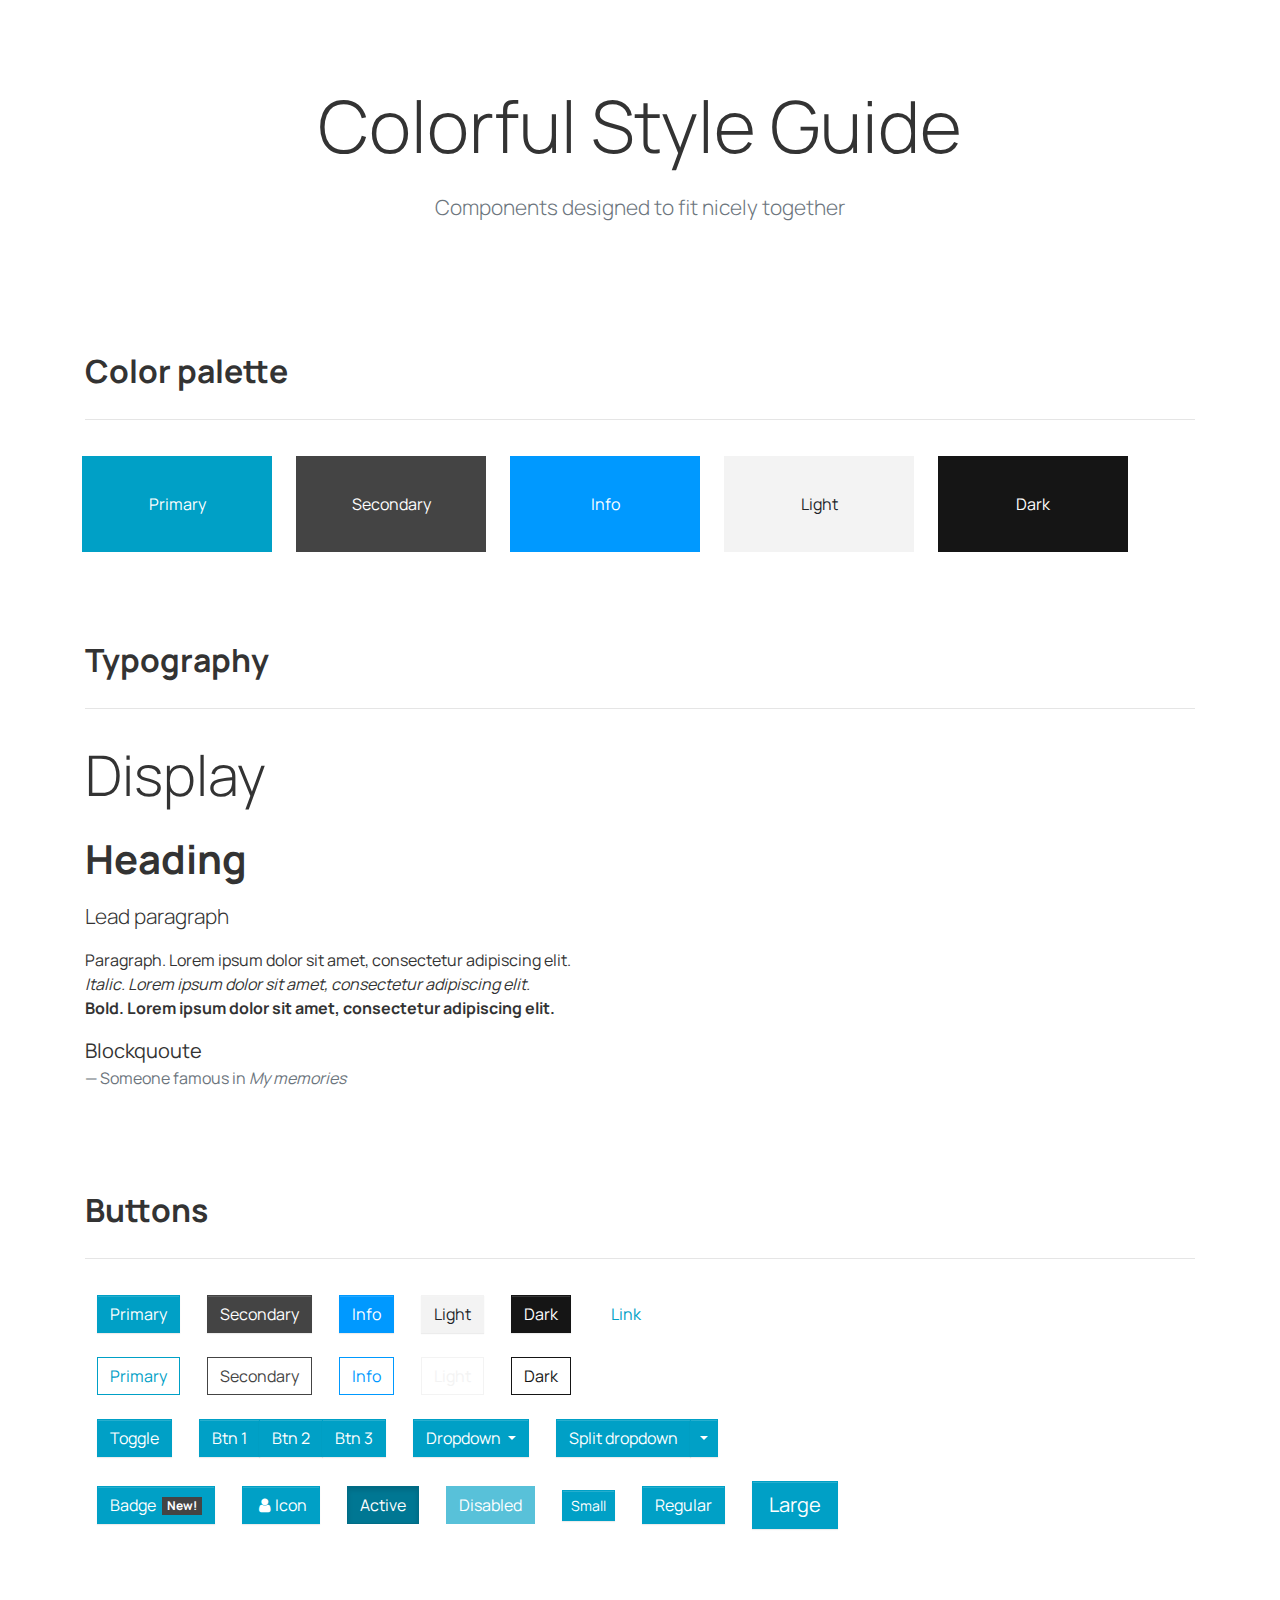
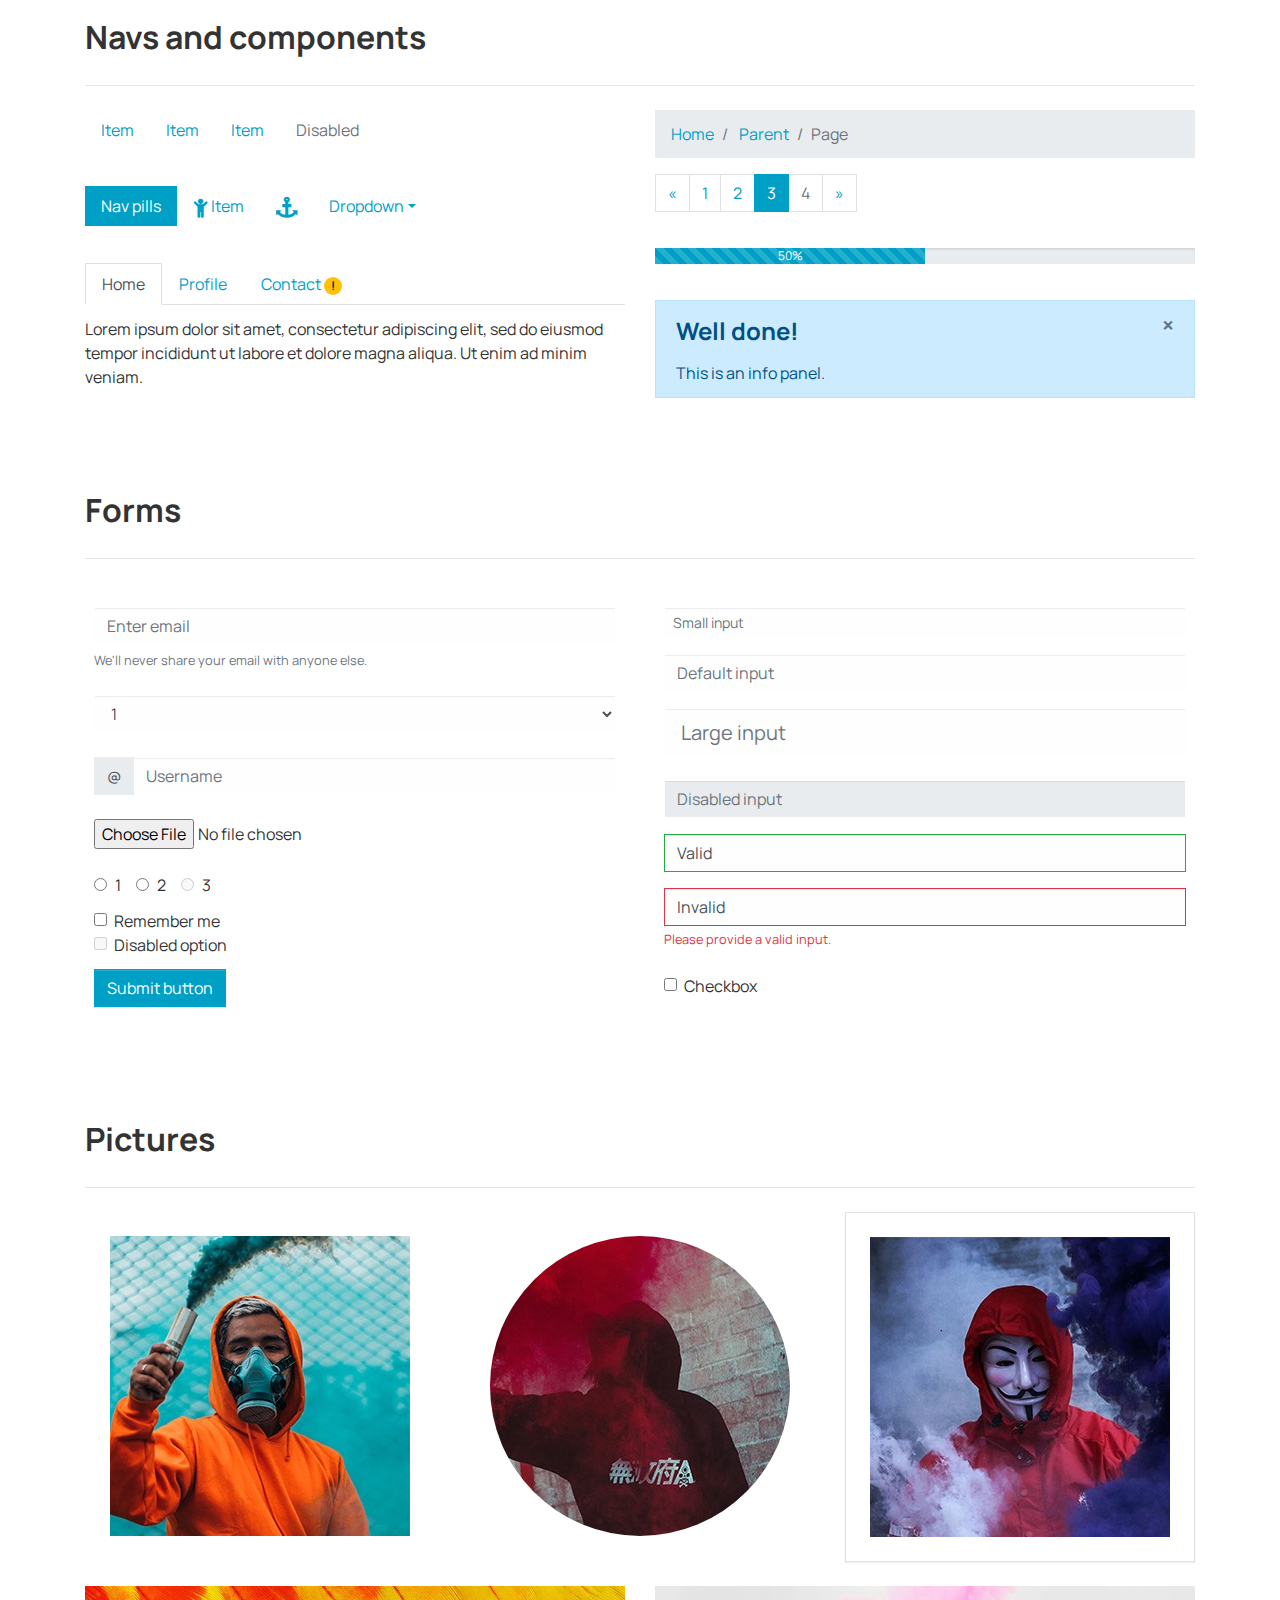
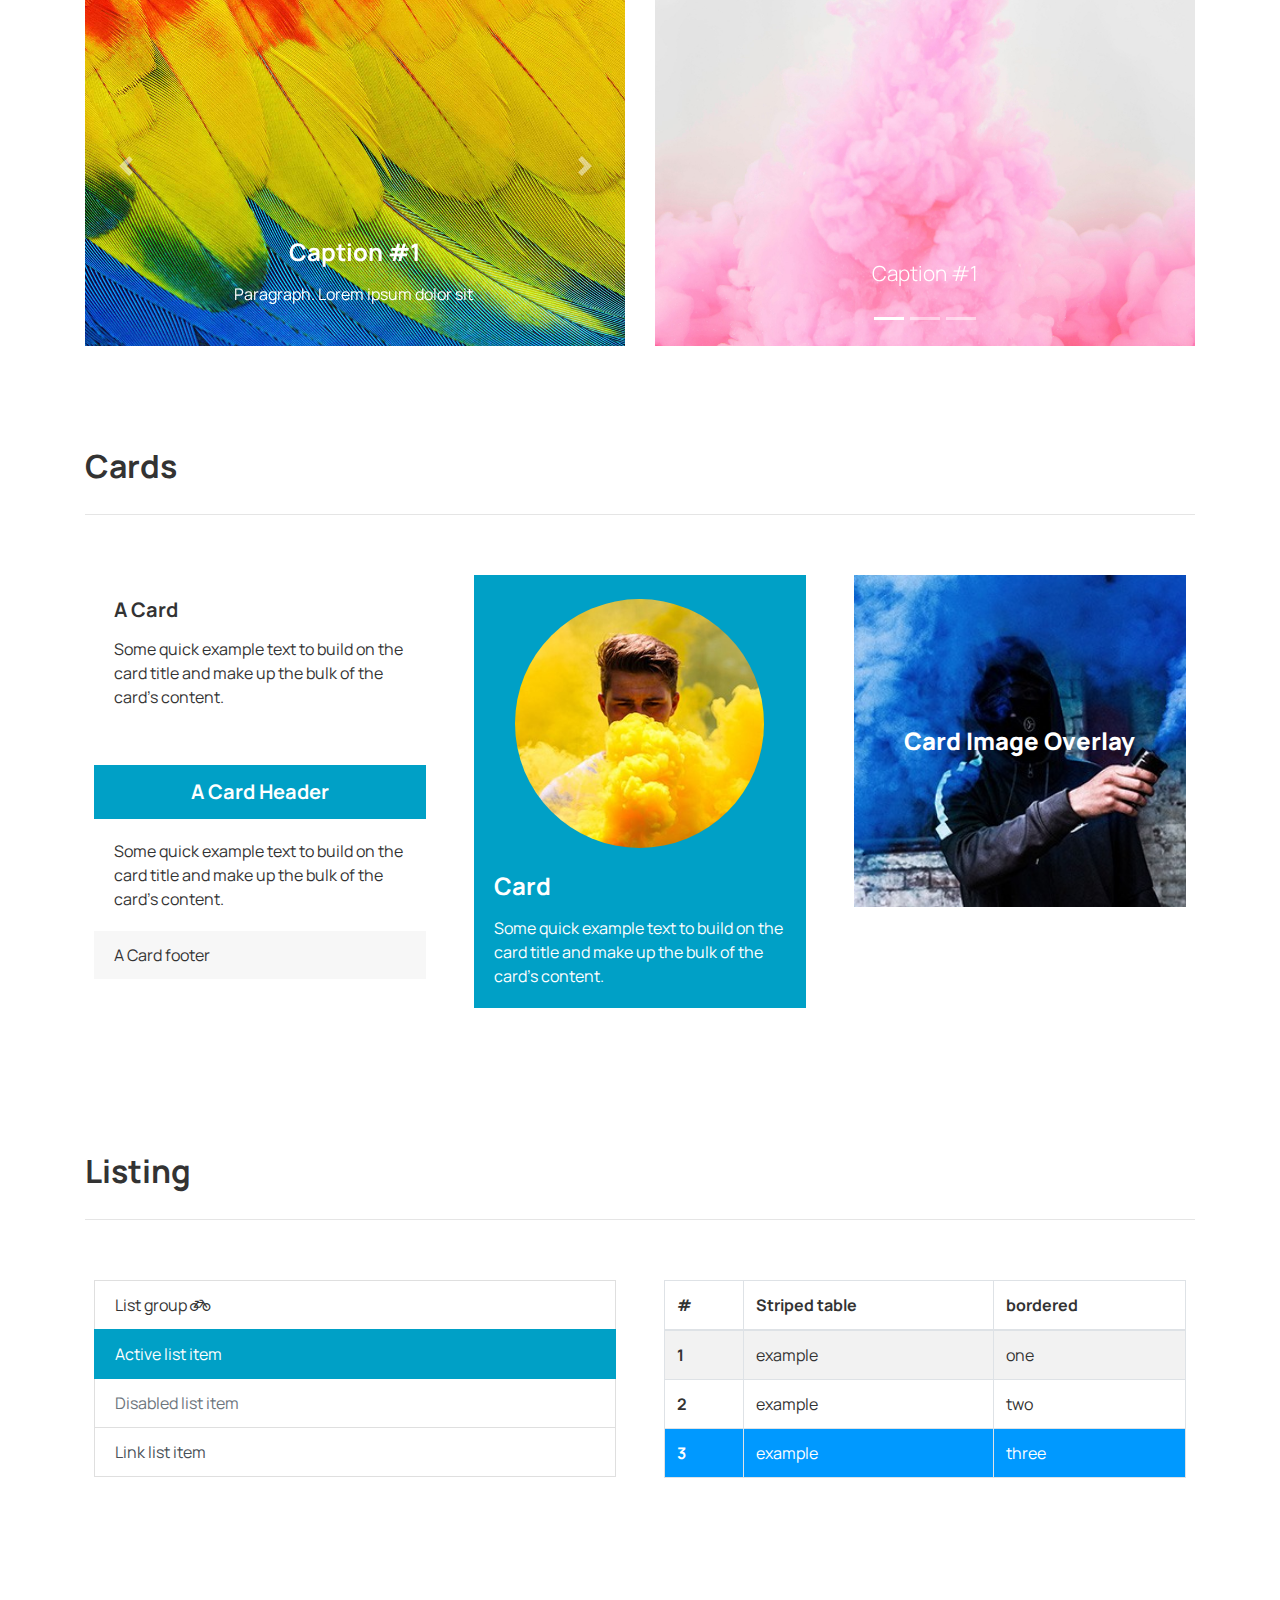
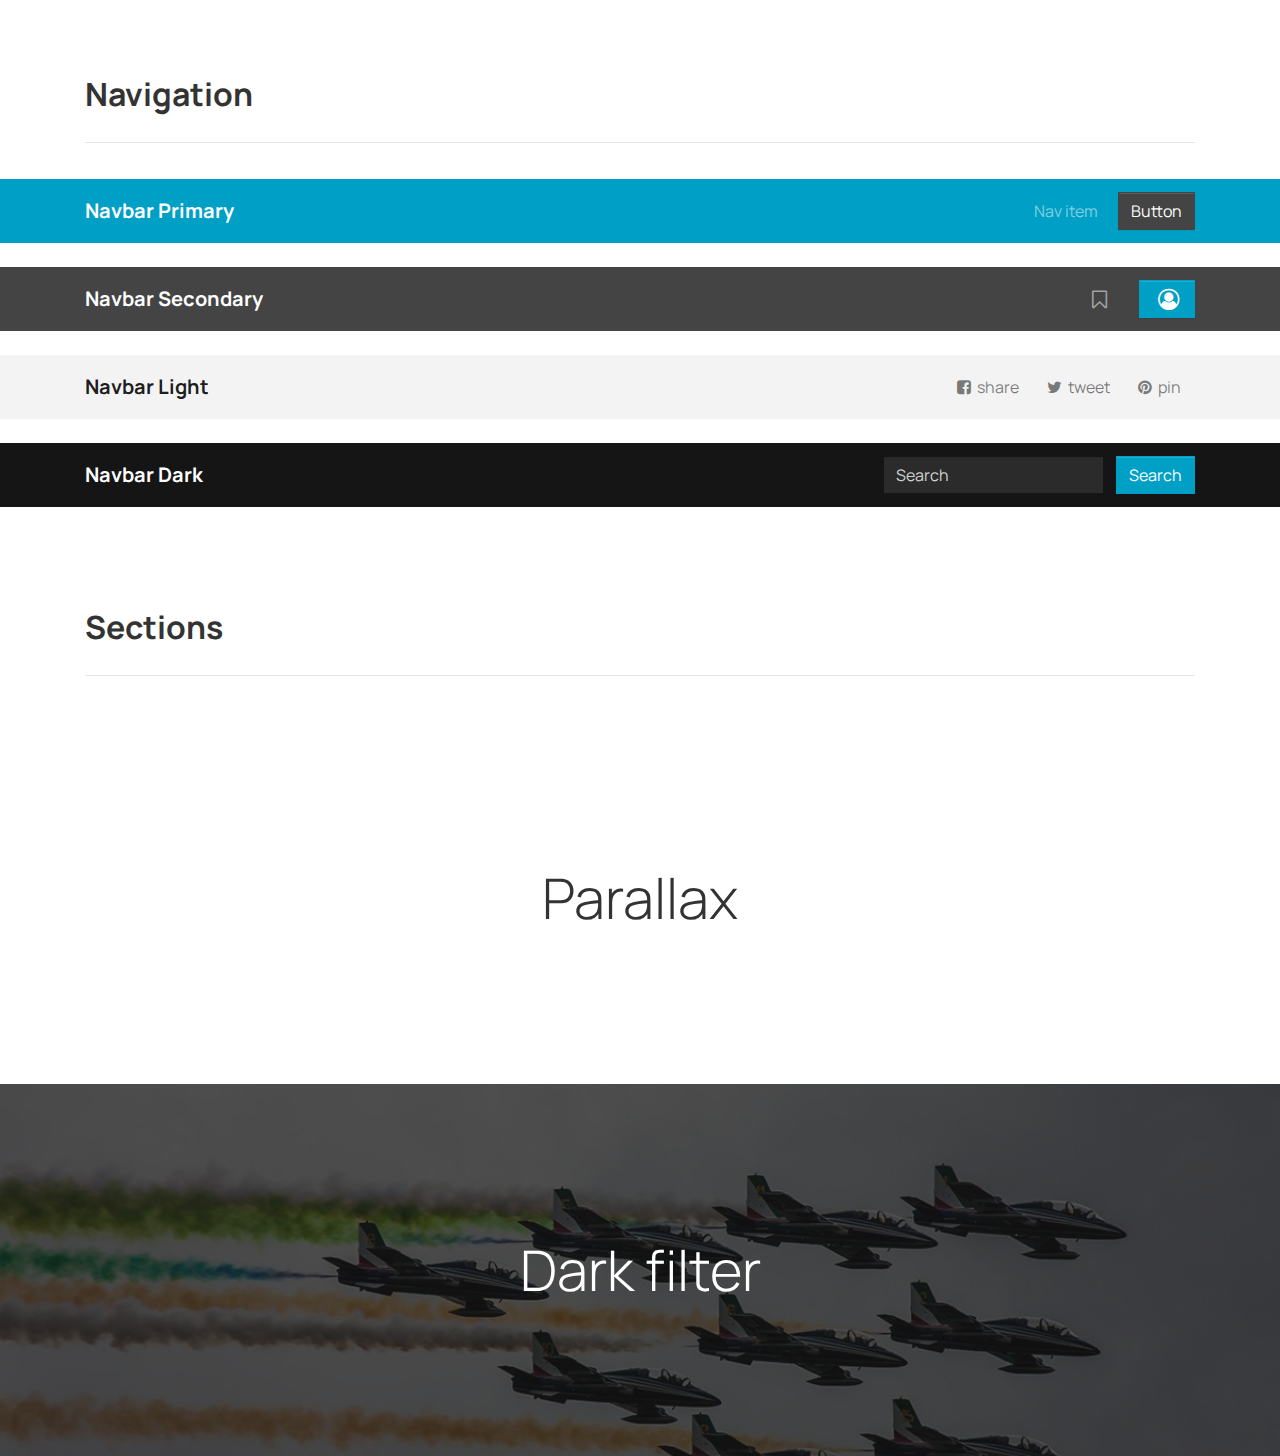
<file: styleguide.html>
<!DOCTYPE html>
<html>

<head>
  <meta charset="utf-8">
  <meta name="viewport" content="width=device-width, initial-scale=1">
  <!-- PAGE settings -->
  <link rel="icon" href="https://templates.pingendo.com/assets/Pingendo_favicon.ico">
  <title>Styleguide</title>
  <meta name="author" content="Pingendo">
  <!-- CSS dependencies -->
  <link rel="stylesheet" href="https://cdnjs.cloudflare.com/ajax/libs/font-awesome/4.7.0/css/font-awesome.min.css" type="text/css">
  <link rel="stylesheet" href="colorful.css" type="text/css"> </head>

<body>
  <div class="py-5 text-center">
    <div class="container">
      <div class="row">
        <div class="col-12">
          <h1 class="display-3 text-capitalize">colorful style guide</h1>
          <p class="lead text-muted">Components designed to fit nicely together </p>
        </div>
      </div>
    </div>
  </div>
  <div class="py-4">
    <div class="container">
      <div class="row">
        <div class="col-12">
          <h2>Color palette</h2>
          <hr>
          <div class="row text-center">
            <div class="col-md-2 bg-primary m-2">
              <p class="m-0 p-4">Primary</p>
            </div>
            <div class="col-md-2 bg-secondary m-2">
              <p class="m-0 p-4">Secondary</p>
            </div>
            <div class="col-md-2 bg-info m-2">
              <p class="m-0 p-4">Info</p>
            </div>
            <div class="col-md-2 bg-light m-2">
              <p class="m-0 p-4">Light</p>
            </div>
            <div class="col-md-2 bg-dark m-2">
              <p class="m-0 p-4">Dark</p>
            </div>
          </div>
        </div>
      </div>
    </div>
  </div>
  <div class="py-4">
    <div class="container">
      <div class="row">
        <div class="col-12">
          <h2>Typography</h2>
          <hr>
          <h1 class="display-4"> Display </h1>
          <h1>Heading</h1>
          <p class="lead">Lead paragraph </p>
          <p>Paragraph. Lorem ipsum dolor sit amet, consectetur adipiscing elit. <br><i>Italic. Lorem ipsum dolor sit amet, consectetur adipiscing elit.</i> <br><b>Bold. Lorem ipsum dolor sit amet, consectetur adipiscing elit.</b></p>
          <div class="blockquote">
            <p class="mb-0">Blockquoute</p>
            <div class="blockquote-footer">Someone famous in <cite>My memories</cite></div>
          </div>
        </div>
      </div>
    </div>
  </div>
  <div class="py-4">
    <div class="container">
      <div class="row">
        <div class="col-12">
          <h2>Buttons</h2>
          <hr> </div>
      </div>
      <div class="row">
        <div class="col-12"> <a class="btn btn-primary m-2" href="#">Primary</a> <a class="btn btn-secondary m-2" href="#">Secondary</a> <a class="btn btn-info m-2" href="#">Info</a> <a class="btn btn-light m-2" href="#">Light</a> <a class="btn btn-dark m-2" href="#">Dark</a>          <a class="btn btn-link m-2" href="#">Link</a> </div>
      </div>
      <div class="row">
        <div class="col-12"> <a class="btn btn-outline-primary m-2" href="#">Primary</a> <a class="btn btn-outline-secondary m-2" href="#">Secondary</a> <a class="btn btn-outline-info m-2" href="#">Info</a> <a class="btn btn-outline-light m-2" href="#">Light</a> <a class="btn btn-outline-dark m-2"
            href="#">Dark</a> </div>
      </div>
      <div class="row">
        <div class="col-12"> <a class="btn btn-primary m-2" href="" aria-pressed="false" autocomplete="off" data-toggle="button">Toggle</a>
          <div class="btn-group m-2"> <a href="#" class="btn btn-primary">Btn 1</a> <a href="#" class="btn btn-primary">Btn 2</a> <a href="#" class="btn btn-primary">Btn 3</a> </div>
          <div class="btn-group m-2"> <button class="btn btn-primary dropdown-toggle" data-toggle="dropdown">Dropdown </button>
            <div class="dropdown-menu">
              <h6 class="dropdown-header">Dropdown header</h6> <a class="dropdown-item" href="#">Option 1</a> <a class="dropdown-item" href="#">Option 2</a> <a class="dropdown-item disabled" href="#">Disabled option</a>
              <div class="dropdown-divider"></div> <a class="dropdown-item" href="#">Separated link</a> </div>
          </div>
          <div class="btn-group m-2"> <button type="button" class="btn btn-primary" href="#">Split dropdown</button> <button type="button" class="btn dropdown-toggle dropdown-toggle-split btn-primary" data-toggle="dropdown" aria-expanded="false" aria-haspopup="true"></button>
            <div
              class="dropdown-menu"> <a class="dropdown-item" href="#">Action</a> <a class="dropdown-item" href="#">Another action</a> <a class="dropdown-item" href="#">Something else here</a>
              <div class="dropdown-divider"></div> <a class="dropdown-item" href="#">Separated link</a> </div>
        </div>
      </div>
    </div>
    <div class="row">
      <div class="col-12"> <a class="btn btn-primary m-2" href="">Badge<span class="badge badge-secondary ml-1">New!</span></a> <a class="btn btn-primary m-2" href="#"><i class="fa fa-user fa-fw"></i>Icon</a> <a class="btn active btn-primary m-2" href="">Active</a> <a class="btn disabled btn-primary m-2"
          href="">Disabled</a> <a class="btn btn-sm btn-primary m-2" href="">Small</a> <a class="btn btn-primary m-2" href="">Regular</a> <a class="btn btn-lg btn-primary m-2" href="">Large</a> </div>
    </div>
  </div>
  </div>
  <div class="py-4">
    <div class="container">
      <div class="row">
        <div class="col-12">
          <h2>Navs and components</h2>
          <hr> </div>
      </div>
      <div class="row">
        <div class="col-md-6">
          <ul class="nav">
            <li class="nav-item"> <a class="nav-link" href="#">Item</a> </li>
            <li class="nav-item"> <a class="nav-link" href="#">Item</a> </li>
            <li class="nav-item"> <a href="#" class="nav-link">Item</a> </li>
            <li class="nav-item"> <a class="nav-link disabled" href="#">Disabled</a> </li>
          </ul>
          <ul class="nav nav-pills my-4">
            <li class="nav-item"> <a href="#" class="nav-link active">Nav pills</a> </li>
            <li class="nav-item"> <a class="nav-link" href="#"><i class="fa fa-lg fa-child"></i> Item</a> </li>
            <li class="nav-item"> <a class="nav-link" href="#"><i class="fa fa-lg fa-anchor mt-1"></i></a> </li>
            <li class="nav-item dropdown"> <a class="nav-link dropdown-toggle" data-toggle="dropdown" href="#" role="button" aria-haspopup="true" aria-expanded="false">Dropdown</a>
              <div class="dropdown-menu"> <a class="dropdown-item" href="#">Option 1</a> <a class="dropdown-item" href="#">Option 2</a>
                <div class="dropdown-divider"></div> <a class="dropdown-item" href="#">Separated link</a> </div>
            </li>
          </ul>
          <ul class="nav nav-tabs">
            <li class="nav-item"> <a href="#home" class="nav-link active" aria-controls="home" aria-selected="true" data-toggle="tab" id="home-tab" role="tab">Home</a> </li>
            <li class="nav-item"> <a class="nav-link" href="#profile" aria-controls="profile" aria-selected="false" data-toggle="tab" id="profile-tab" role="tab">Profile</a> </li>
            <li class="nav-item"> <a href="#contact" class="nav-link" aria-controls="contact" aria-selected="false" data-toggle="tab" id="contact-tab" role="tab">Contact <span class="badge badge-pill badge-warning">!</span></a> </li>
          </ul>
          <div class="tab-content my-2" id="myTabContent">
            <div class="tab-pane fade show active" id="home" role="tabpanel" aria-labelledby="home-tab">Lorem ipsum dolor sit amet, consectetur adipiscing elit, sed do eiusmod tempor incididunt ut labore et dolore magna aliqua. Ut enim ad minim veniam.</div>
            <div class="tab-pane fade" id="profile" role="tabpanel" aria-labelledby="profile-tab">Quis nostrud exercitation ullamco laboris nisi ut aliquip ex ea commodo consequat. Duis aute irure dolor in reprehenderit in voluptate velit esse cillum dolore eu fugiat nulla pariatur.</div>
            <div class="tab-pane fade" id="contact" role="tabpanel"
              aria-labelledby="contact-tab">Excepteur sint occaecat cupidatat non proident, sunt in culpa qui officia deserunt mollit anim id est laborum. Consectetur adipiscing elit, sed do eiusmod tempor incididunt. </div>
          </div>
        </div>
        <div class="col-md-6">
          <ul class="breadcrumb">
            <li class="breadcrumb-item"> <a href="#">Home</a> </li>
            <li class="breadcrumb-item"> <a href="#">Parent</a> </li>
            <li class="breadcrumb-item active">Page</li>
          </ul>
          <ul class="pagination">
            <li class="page-item"> <a class="page-link" href="#" aria-label="Previous"> <span aria-hidden="true">«</span> <span class="sr-only">Previous</span> </a> </li>
            <li class="page-item"> <a class="page-link" href="#">1</a> </li>
            <li class="page-item"> <a class="page-link" href="#">2</a> </li>
            <li class="page-item active"> <a class="page-link" href="#">3</a> </li>
            <li class="page-item disabled"> <a class="page-link" href="#">4</a> </li>
            <li class="page-item"> <a class="page-link" href="#" aria-label="Next"> <span aria-hidden="true">»</span> <span class="sr-only">Next</span> </a> </li>
          </ul>
          <div class="progress my-4">
            <div class="progress-bar progress-bar-striped" role="progressbar" style="width: 50%" aria-valuenow="50" aria-valuemin="0" aria-valuemax="100">50%</div>
          </div>
          <div class="alert alert-info" role="alert"> <button type="button" class="close" data-dismiss="alert" aria-label="Close">×</button>
            <h4 class="alert-heading">Well done! </h4>
            <p class="mb-0">This is an info panel.</p>
          </div>
        </div>
      </div>
    </div>
  </div>
  <div class="py-4">
    <div class="container">
      <div class="row">
        <div class="col-12">
          <h2>Forms</h2>
          <hr> </div>
      </div>
      <div class="row">
        <div class="col-md-6 p-3">
          <form method="post" action="">
            <div class="form-group mb-1"> <input type="email" name="email" class="form-control" placeholder="Enter email"> </div> <small id="emailHelp" class="form-text text-muted">We'll never share your email with anyone else.</small>
            <div class="form-group my-3"><select class="form-control"><option value="1">1</option><option value="2">2</option><option value="3">3</option></select></div>
            <div class="form-group my-3">
              <div class="input-group">
                <div class="input-group-prepend"><span class="input-group-text" id="basic-addon1">@</span></div> <input type="text" class="form-control" id="inlineFormInputGroup" placeholder="Username"> </div>
            </div>
            <div class="form-group my-3"> <input type="file" class="form-control-file" id="exampleFormControlFile1"> </div>
            <div class="form-check form-check-inline"> <label class="form-check-label">
                <input class="form-check-input" type="radio" value="option1" id="inlineRadio1" name="inlineRadioOptions"> 1
              </label> </div>
            <div class="form-check form-check-inline"> <label class="form-check-label">
                <input class="form-check-input" type="radio" value="option2" id="inlineRadio2" name="inlineRadioOptions"> 2
              </label> </div>
            <div class="form-check form-check-inline disabled"> <label class="form-check-label">
                <input class="form-check-input" type="radio" name="inlineRadioOptions" id="inlineRadio3" value="option3" disabled=""> 3
              </label> </div>
            <div class="form-check mt-2"> <input class="form-check-input" type="checkbox" id="exampleCheck1" value="on"><label class="form-check-label" for="exampleCheck1">Remember me</label></div>
            <div class="form-check disabled"> <label class="form-check-label"> <input class="form-check-input" type="checkbox" value="" disabled=""> Disabled option </label> </div> <button type="submit" class="btn btn-primary my-2">Submit button</button> </form>
        </div>
        <div class="col-md-6 p-3">
          <form class="" method="post" action="">
            <div class="form-group"> <input type="email" class="form-control form-control-sm" placeholder="Small input" name="email"> </div>
            <div class="form-group"> <input type="email" class="form-control" name="email" placeholder="Default input"> </div>
            <div class="form-group"> <input type="text" class="form-control form-control-lg" placeholder="Large input"> </div>
          </form>
          <form class="my-3" method="post" action="">
            <div class="form-group"> <input type="text" class="form-control" placeholder="Disabled input" id="disabledTextInput" disabled=""> </div>
            <div class="form-group"> <input type="text" class="form-control is-valid" placeholder="First name" id="validationServer01" required="" value="Valid"> </div>
            <div class="form-group"> <input type="text" class="form-control is-invalid" placeholder="First name" id="validationServer01" required="" value="Invalid">
              <div class="invalid-feedback">Please provide a valid input.</div>
            </div>
          </form>
          <form>
            <div class="form-group">
              <div class="form-check"> <input class="form-check-input" type="checkbox" id="exampleCheck1" value="on"><label class="form-check-label" for="exampleCheck1">Checkbox</label></div>
            </div>
          </form>
        </div>
      </div>
    </div>
  </div>
  <div class="py-4">
    <div class="container">
      <div class="row">
        <div class="col-md-12">
          <h2>Pictures</h2>
          <hr> </div>
      </div>
      <div class="row text-center">
        <div class="col-md-4"> <img class="img-fluid p-3" src="assets/styleguide/people_1.jpg" alt="Card image"> </div>
        <div class="col-md-4"> <img class="img-fluid rounded-circle p-3" src="assets/styleguide/people_2.jpg" alt="Card image"> </div>
        <div class="col-md-4"> <img class="img-fluid img-thumbnail p-3" src="assets/styleguide/people_3.jpg" alt="Card image"> </div>
      </div>
      <div class="row">
        <div class="col-md-6">
          <div class="carousel slide my-3" data-ride="carousel" id="carousel-1">
            <div class="carousel-inner" role="listbox">
              <div class="carousel-item active"> <img class="d-block img-fluid" src="assets/styleguide/cover_2.jpg" data-holder-rendered="true">
                <div class="carousel-caption">
                  <h4>Caption #1</h4>
                  <p class="mb-0">Paragraph. Lorem ipsum dolor sit&nbsp;</p>
                </div>
              </div>
              <div class="carousel-item"> <img class="d-block img-fluid" src="assets/styleguide/cover_3.jpg" data-holder-rendered="true">
                <div class="carousel-caption">
                  <h4>Caption #2</h4>
                  <p class="mb-0">Paragraph. Lorem ipsum dolor sit&nbsp;</p>
                </div>
              </div>
            </div> <a class="carousel-control-prev" role="#carousel-1" data-slide="prev" href="#carousel-1"> <span class="carousel-control-prev-icon" aria-hidden="true"></span> <span class="sr-only">Previous</span> </a> <a class="carousel-control-next" role="button"
              data-slide="next" href="#carousel-1"> <span class="carousel-control-next-icon" aria-hidden="true"></span> <span class="sr-only">Next</span> </a> </div>
        </div>
        <div class="col-md-6">
          <div class="carousel slide my-3" data-ride="carousel" id="carousel-2" data-interval="5000">
            <ol class="carousel-indicators">
              <li data-target="#carousel-2" data-slide-to="0" class="active">&nbsp;</li>
              <li data-target="#carousel-2" data-slide-to="1">&nbsp;</li>
              <li data-target="#carousel-2" data-slide-to="2">&nbsp;</li>
            </ol>
            <div class="carousel-inner" role="listbox">
              <div class="carousel-item active"> <img class="d-block img-fluid" src="assets/styleguide/cover_1.jpg" data-holder-rendered="true">
                <div class="carousel-caption">
                  <p class="lead">Caption #1</p>
                </div>
              </div>
              <div class="carousel-item"> <img class="d-block img-fluid" src="assets/styleguide/cover_4.jpg" data-holder-rendered="true">
                <div class="carousel-caption">
                  <p class="lead">Caption #2</p>
                </div>
              </div>
            </div>
          </div>
        </div>
      </div>
    </div>
  </div>
  <div class="py-4">
    <div class="container">
      <div class="row">
        <div class="col-12">
          <h2>Cards</h2>
          <hr class="mb-4"> </div>
      </div>
      <div class="row">
        <div class="col-md-4 p-3">
          <div class="card">
            <div class="card-body">
              <h5>A Card</h5>
              <p class="card-text">Some quick example text to build on the card title and make up the bulk of the card's content.</p>
            </div>
          </div>
          <div class="card my-4">
            <div class="card-header bg-primary">
              <h5 class="mb-0 text-center">A Card Header</h5>
            </div>
            <div class="card-body">
              <p class="card-text">Some quick example text to build on the card title and make up the bulk of the card's content.</p>
            </div>
            <div class="card-footer">A Card footer</div>
          </div>
        </div>
        <div class="col-md-4 p-3">
          <div class="bg-primary card"> <img class="img-fluid rounded-circle w-75 mx-auto mt-3" src="assets/styleguide/people_5.jpg" alt="Card image">
            <div class="card-body">
              <h4 class="card-title">Card</h4>
              <p class="card-text">Some quick example text to build on the card title and make up the bulk of the card's content.</p>
            </div>
          </div>
        </div>
        <div class="col-md-4 p-3">
          <div class="card">
            <div class="card-img-overlay align-items-center d-flex">
              <h4 class="w-100 text-center mb-0 text-white"><b>Card Image Overlay</b></h4>
            </div> <img class="img-fluid w-100 rounded" src="assets/styleguide/people_6.jpg" alt="Card image"> </div>
        </div>
      </div>
    </div>
  </div>
  <div class="py-5">
    <div class="container">
      <div class="row">
        <div class="col-12">
          <h2>Listing</h2>
          <hr class="mb-4"> </div>
      </div>
      <div class="row">
        <div class="col-md-6 p-3">
          <ul class="list-group">
            <li class="list-group-item">List group <i class="fa fa-fw fa-bicycle"></i> </li>
            <li class="list-group-item active"> Active list item</li>
            <li class="list-group-item disabled">Disabled list item</li> <a href="#" class="list-group-item list-group-item-action">Link list item</a> </ul>
        </div>
        <div class="col-md-6 p-3">
          <table class="table table-hover table-striped table-bordered">
            <thead class="thead-inverse">
              <tr>
                <th scope="col">#</th>
                <th scope="col">Striped table</th>
                <th scope="col">bordered</th>
              </tr>
            </thead>
            <tbody>
              <tr>
                <th scope="row">1</th>
                <td>example</td>
                <td>one</td>
              </tr>
              <tr>
                <th scope="row">2</th>
                <td>example</td>
                <td>two</td>
              </tr>
              <tr class="bg-info">
                <th scope="row">3</th>
                <td>example</td>
                <td>three</td>
              </tr>
            </tbody>
          </table>
        </div>
      </div>
    </div>
  </div>
  <div class="pt-5">
    <div class="container">
      <div class="row">
        <div class="col-12">
          <h2>Navigation</h2>
          <hr class="mb-4"> </div>
      </div>
    </div>
  </div>
  <nav class="navbar navbar-expand-md navbar-dark bg-primary">
    <div class="container"> <a class="navbar-brand" href="#"><b>Navbar Primary&nbsp;</b></a> <button class="navbar-toggler navbar-toggler-right" type="button" data-toggle="collapse" data-target="#navbarPrimarySupportedContent" aria-controls="navbar2SupportedContent" aria-expanded="false"
        aria-label="Toggle navigation">
      <span class="navbar-toggler-icon"></span> </button>
      <div class="collapse navbar-collapse text-center justify-content-end" id="navbarPrimarySupportedContent">
        <ul class="navbar-nav">
          <li class="nav-item"> <a class="nav-link" href="#"> Nav item</a> </li>
        </ul> <a class="btn navbar-btn ml-2 btn-secondary" href="#"> Button</a> </div>
    </div>
  </nav>
  <nav class="navbar navbar-expand-md navbar-dark bg-secondary my-3">
    <div class="container"> <a class="navbar-brand" href="#"><b>Navbar Secondary</b></a> <button class="navbar-toggler navbar-toggler-right" type="button" data-toggle="collapse" data-target="#navbarSecondarySupportedContent" aria-controls="navbar2SupportedContent" aria-expanded="false"
        aria-label="Toggle navigation">
      <span class="navbar-toggler-icon"></span> </button>
      <div class="collapse navbar-collapse text-center justify-content-end" id="navbarSecondarySupportedContent">
        <ul class="navbar-nav">
          <li class="nav-item mx-2"> <a class="nav-link" href="#"><i class="fa d-inline fa-lg fa-bookmark-o"></i></a> </li>
        </ul> <a class="btn navbar-btn ml-2 text-white btn-primary" href="#"><i class="fa d-inline fa-lg fa-user-circle-o ml-1"></i>&nbsp;</a> </div>
    </div>
  </nav>
  <nav class="navbar navbar-expand-md my-3 navbar-light bg-light">
    <div class="container"> <a class="navbar-brand" href="#"><b>Navbar Light</b></a> <button class="navbar-toggler navbar-toggler-right" type="button" data-toggle="collapse" data-target="#navbarLightSupportedContent" aria-controls="navbar2SupportedContent" aria-expanded="false"
        aria-label="Toggle navigation">
      <span class="navbar-toggler-icon"></span> </button>
      <div class="collapse navbar-collapse text-center justify-content-end" id="navbarLightSupportedContent">
        <ul class="navbar-nav">
          <li class="nav-item mx-1"> <a class="nav-link" href="#"><i class="fa d-inline fa-facebook-square"></i>&nbsp; share</a> </li>
          <li class="nav-item mx-1"> <a class="nav-link" href="#"><i class="fa d-inline fa-twitter"></i>&nbsp; tweet</a> </li>
          <li class="nav-item mx-1"> <a class="nav-link" href="#"><i class="fa d-inline fa-pinterest"></i>&nbsp; pin</a> </li>
        </ul>
      </div>
    </div>
  </nav>
  <nav class="navbar navbar-expand-md my-3 navbar-dark bg-dark">
    <div class="container"> <a class="navbar-brand" href="#"><b>Navbar Dark</b></a> <button class="navbar-toggler navbar-toggler-right" type="button" data-toggle="collapse" data-target="#navbarDarkSupportedContent" aria-controls="navbar2SupportedContent" aria-expanded="false"
        aria-label="Toggle navigation">
      <span class="navbar-toggler-icon"></span> </button>
      <div class="collapse navbar-collapse text-center justify-content-end" id="navbarDarkSupportedContent">
        <ul class="navbar-nav"></ul>
        <form class="form-inline my-2 my-lg-0"> <input class="form-control mr-sm-2" type="text" placeholder="Search"> <button class="btn my-2 my-sm-0 btn-primary" type="submit">Search</button> </form>
      </div>
    </div>
  </nav>
  <div class="pt-5">
    <div class="container">
      <div class="row">
        <div class="col-md-12">
          <h2>Sections</h2>
          <hr class="mb-4"> </div>
      </div>
    </div>
  </div> 
  <div class="py-5 text-center section-aquamarine bg-fixed" style="background-image: url(&quot;assets/styleguide/cover_1.jpg&quot;);">
    <div class="container py-5">
      <div class="row">
        <div class="col-md-12">
          <h1 class="display-4 mb-0">Parallax</h1>
        </div>
      </div>
    </div>
  </div>
  <div class="py-5 text-center section-parallax filter-dark" style="background-image: url(&quot;assets/styleguide/cover_4.jpg&quot;);background-position:center center;background-size:cover;">
    <div class="container py-5">
      <div class="row">
        <div class="col-md-6 mx-auto">
          <h1 class="display-4 mb-0 text-white">Dark filter</h1>
        </div>
      </div>
    </div>
  </div>
  <script src="http://code.jquery.com/jquery-3.2.1.js" integrity="sha256-DZAnKJ/6XZ9si04Hgrsxu/8s717jcIzLy3oi35EouyE=" crossorigin="anonymous"></script>
  <script src="https://cdnjs.cloudflare.com/ajax/libs/popper.js/1.12.9/umd/popper.min.js" integrity="sha384-ApNbgh9B+Y1QKtv3Rn7W3mgPxhU9K/ScQsAP7hUibX39j7fakFPskvXusvfa0b4Q" crossorigin="anonymous"></script>
  <script src="https://maxcdn.bootstrapcdn.com/bootstrap/4.0.0/js/bootstrap.min.js" integrity="sha384-JZR6Spejh4U02d8jOt6vLEHfe/JQGiRRSQQxSfFWpi1MquVdAyjUar5+76PVCmYl" crossorigin="anonymous"></script>



  <script src="https://code.jquery.com/jquery-3.3.1.min.js"></script>
  <script src="https://cdnjs.cloudflare.com/ajax/libs/popper.js/1.14.3/umd/popper.min.js" integrity="sha384-ZMP7rVo3mIykV+2+9J3UJ46jBk0WLaUAdn689aCwoqbBJiSnjAK/l8WvCWPIPm49" crossorigin="anonymous"></script>
  <script src="https://stackpath.bootstrapcdn.com/bootstrap/4.1.3/js/bootstrap.min.js" integrity="sha384-ChfqqxuZUCnJSK3+MXmPNIyE6ZbWh2IMqE241rYiqJxyMiZ6OW/JmZQ5stwEULTy" crossorigin="anonymous"></script>
</body>

</html>
</file>
